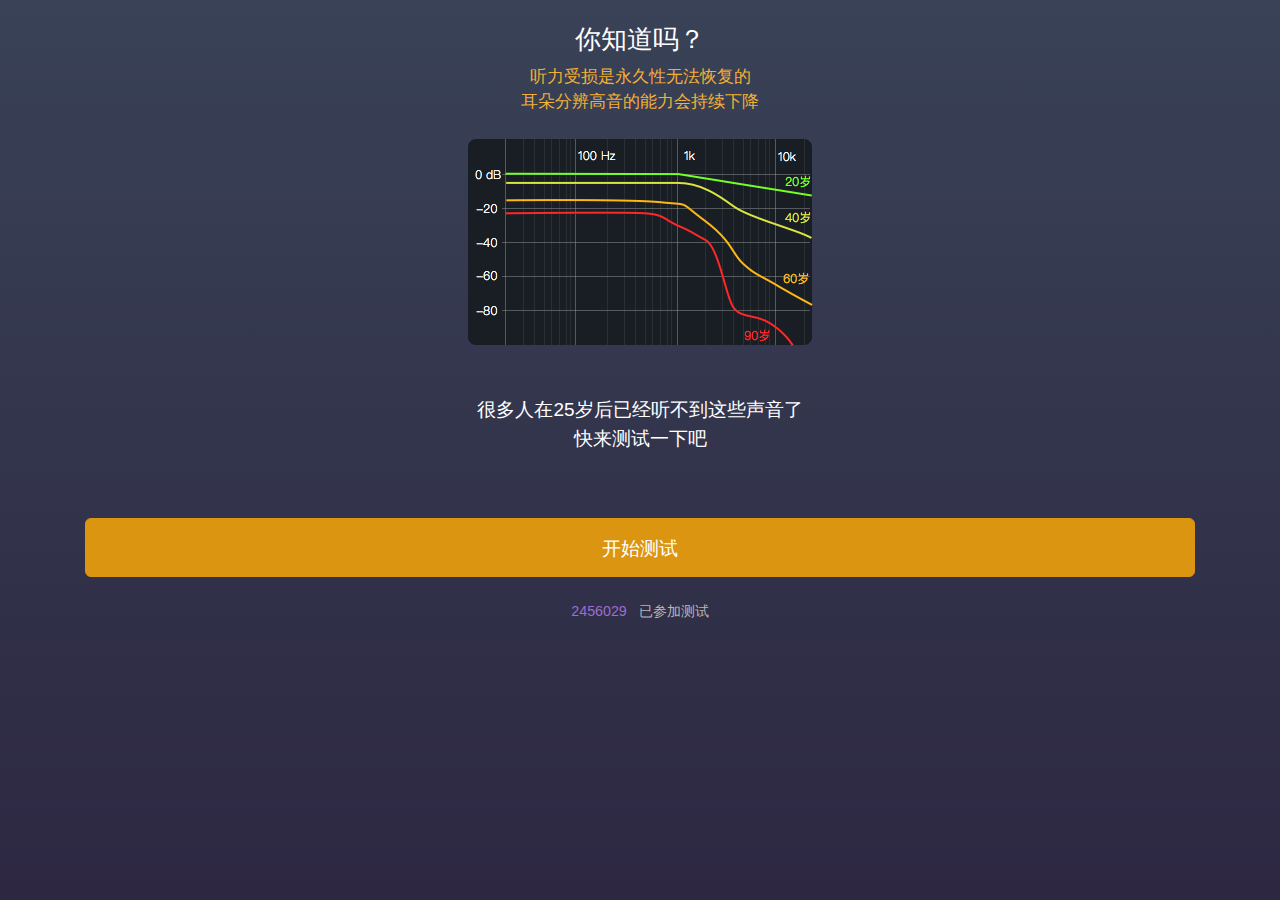
<file: index.html>
<!DOCTYPE html>
<html class="mobile">
<head>
    <meta http-equiv="Content-Type" content="text/html; charset=UTF-8">
    <title>据说25岁以上就听不到这些声音了，快来测试一下耳朵听力吧。 | 吉他大师</title>
    <script type="text/javascript" src="./js/f47a205ec3"></script>
    <script src="./js/nr-852.min.js"></script>
    <script async="" src="./js/analytics.js"></script>
    <script type="text/javascript">window.NREUM || (NREUM = {});
    NREUM.info = {
        "beacon": "bam.nr-data.net",
        "errorBeacon": "bam.nr-data.net",
        "licenseKey": "f47a205ec3",
        "applicationID": "12970677",
        "transactionName": "IFpYTEFeXA1VRBkSBwBdV0wcVlEMVUUZDQcCR19WVG5EBENCGRYKDEI=",
        "queueTime": 0,
        "applicationTime": 20,
        "agent": ""
    }</script>
    <script type="text/javascript">window.NREUM || (NREUM = {}), __nr_require = function (t, e, n) {
        function r(n) {
            if (!e[n]) {
                var o = e[n] = {exports: {}};
                t[n][0].call(o.exports, function (e) {
                    var o = t[n][1][e];
                    return r(o || e)
                }, o, o.exports)
            }
            return e[n].exports
        }

        if ("function" == typeof __nr_require)return __nr_require;
        for (var o = 0; o < n.length; o++)r(n[o]);
        return r
    }({
        QJf3ax: [function (t, e) {
            function n() {
            }

            function r(t) {
                function e(t) {
                    return t && t instanceof n ? t : t ? a(t, i, o) : o()
                }

                function c(n, r, o) {
                    t && t(n, r, o);
                    for (var i = e(o), a = f(n), c = a.length, u = 0; c > u; u++)a[u].apply(i, r);
                    return i
                }

                function u(t, e) {
                    p[t] = f(t).concat(e)
                }

                function f(t) {
                    return p[t] || []
                }

                function s() {
                    return r(c)
                }

                var p = {};
                return {on: u, emit: c, create: s, listeners: f, context: e, _events: p}
            }

            function o() {
                return new n
            }

            var i = "nr@context", a = t("gos");
            e.exports = r()
        }, {gos: "7eSDFh"}], ee: [function (t, e) {
            e.exports = t("QJf3ax")
        }, {}], 3: [function (t, e) {
            function n(t) {
                return function () {
                    r(t, [(new Date).getTime()].concat(i(arguments)))
                }
            }

            var r = t("handle"), o = t(1), i = t(2);
            "undefined" == typeof window.newrelic && (newrelic = window.NREUM);
            var a = ["setPageViewName", "addPageAction", "setCustomAttribute", "finished", "addToTrace", "inlineHit", "noticeError"];
            o(a, function (t, e) {
                window.NREUM[e] = n("api-" + e)
            }), e.exports = window.NREUM
        }, {1: 12, 2: 13, handle: "D5DuLP"}], gos: [function (t, e) {
            e.exports = t("7eSDFh")
        }, {}], "7eSDFh": [function (t, e) {
            function n(t, e, n) {
                if (r.call(t, e))return t[e];
                var o = n();
                if (Object.defineProperty && Object.keys)try {
                    return Object.defineProperty(t, e, {value: o, writable: !0, enumerable: !1}), o
                } catch (i) {
                }
                return t[e] = o, o
            }

            var r = Object.prototype.hasOwnProperty;
            e.exports = n
        }, {}], D5DuLP: [function (t, e) {
            function n(t, e, n) {
                return r.listeners(t).length ? r.emit(t, e, n) : void(r.q && (r.q[t] || (r.q[t] = []), r.q[t].push(e)))
            }

            var r = t("ee").create();
            e.exports = n, n.ee = r, r.q = {}
        }, {ee: "QJf3ax"}], handle: [function (t, e) {
            e.exports = t("D5DuLP")
        }, {}], XL7HBI: [function (t, e) {
            function n(t) {
                var e = typeof t;
                return !t || "object" !== e && "function" !== e ? -1 : t === window ? 0 : i(t, o, function () {
                    return r++
                })
            }

            var r = 1, o = "nr@id", i = t("gos");
            e.exports = n
        }, {gos: "7eSDFh"}], id: [function (t, e) {
            e.exports = t("XL7HBI")
        }, {}], G9z0Bl: [function (t, e) {
            function n() {
                if (!v++) {
                    var t = l.info = NREUM.info, e = f.getElementsByTagName("script")[0];
                    if (t && t.licenseKey && t.applicationID && e) {
                        c(p, function (e, n) {
                            t[e] || (t[e] = n)
                        });
                        var n = "https" === s.split(":")[0] || t.sslForHttp;
                        l.proto = n ? "https://" : "http://", a("mark", ["onload", i()]);
                        var r = f.createElement("script");
                        r.src = l.proto + t.agent, e.parentNode.insertBefore(r, e)
                    }
                }
            }

            function r() {
                "complete" === f.readyState && o()
            }

            function o() {
                a("mark", ["domContent", i()])
            }

            function i() {
                return (new Date).getTime()
            }

            var a = t("handle"), c = t(1), u = window, f = u.document;
            t(2);
            var s = ("" + location).split("?")[0], p = {
                beacon: "bam.nr-data.net",
                errorBeacon: "bam.nr-data.net",
                agent: "js-agent.newrelic.com/nr-852.min.js"
            }, d = window.XMLHttpRequest && XMLHttpRequest.prototype && XMLHttpRequest.prototype.addEventListener && !/CriOS/.test(navigator.userAgent), l = e.exports = {
                offset: i(),
                origin: s,
                features: {},
                xhrWrappable: d
            };
            f.addEventListener ? (f.addEventListener("DOMContentLoaded", o, !1), u.addEventListener("load", n, !1)) : (f.attachEvent("onreadystatechange", r), u.attachEvent("onload", n)), a("mark", ["firstbyte", i()]);
            var v = 0
        }, {1: 12, 2: 3, handle: "D5DuLP"}], loader: [function (t, e) {
            e.exports = t("G9z0Bl")
        }, {}], 12: [function (t, e) {
            function n(t, e) {
                var n = [], o = "", i = 0;
                for (o in t)r.call(t, o) && (n[i] = e(o, t[o]), i += 1);
                return n
            }

            var r = Object.prototype.hasOwnProperty;
            e.exports = n
        }, {}], 13: [function (t, e) {
            function n(t, e, n) {
                e || (e = 0), "undefined" == typeof n && (n = t ? t.length : 0);
                for (var r = -1, o = n - e || 0, i = Array(0 > o ? 0 : o); ++r < o;)i[r] = t[e + r];
                return i
            }

            e.exports = n
        }, {}]
    }, {}, ["G9z0Bl"]);</script>
    <meta content="width=device-width, minimum-scale=1, maximum-scale=1" name="viewport">
    <link rel="stylesheet" media="all"
          href="./css/application.css">
    <script src="./js/jweixin-1.1.0.js"></script>
    <script src="./js/application.js"></script>
    <script type="text/javascript">
        //<![CDATA[
        window.gon = {};
        gon.env = "production";
        gon.locale = "zh-CN";
        gon.inIOS = false;
        gon.inWechat = true;
        gon.withoutApp = true;
        gon.using_ios_comment = false;
        gon.pageId = "wechat-games-hearing_test-show";
        gon.controller = "hearing_test";
        gon.action = "show";
        gon.variant = ["phone"];
        gon.logined = true;
        gon.current_user = {"uuid": "e437f8c9af084bf3ad30affa0d652487"};
        gon.is_signed_in = true;
        gon.moment_title = "\u636e\u8bf425\u5c81\u4ee5\u4e0a\u5c31\u542c\u4e0d\u5230\u8fd9\u4e9b\u58f0\u97f3\u4e86\uff0c\u5feb\u6765\u6d4b\u8bd5\u4e00\u4e0b\u8033\u6735\u542c\u529b\u5427\u3002";
        gon.moment_uri = "https:\/\/jita.im\/wechat\/games\/hearing_test?inviter=e437f8c9af084bf3ad30affa0d652487";
        gon.moment_icon = "https:\/\/jita.im\/assets\/wechat\/games\/hearing_test\/ic_moments-bca2014996a990dc7cd1372963ff04f8aad3b5359d71cfefc95d071083709dcd.png";
        //]]>
    </script>
</head>
<body id="wechat-games-hearing_test-show" style="cursor: default;">
<div class="container">
    <div class="hide"><img
            src="./image/ic_moments.png"
            alt="Ic moments"></div>
    <div class="screen"><h1 class="title">你知道吗？</h1>
        <p class="ability-reduce">听力受损是永久性无法恢复的<br>耳朵分辨高音的能力会持续下降</p><img class="chart" width="345" height="207"
                                                                          alt="听力年龄分布图"
                                                                          data-at2x="./image/chart@2x.png"
                                                                          data-at3x="./image/chart@3x.png"
                                                                          src="./image/chart.png">
        <p class="come-on">很多人在25岁后已经听不到这些声音了<br>快来测试一下吧</p>
        <p class="arrow"><i class="icon-arrow"></i></p><a class="button"
                                                          href="play.html">开始测试</a>
        <p class="participant"><span class="count">2456029</span>已参加测试</p></div>
    <script>eum.config || (eum.config = {});
    eum.config.appid = "wx7fddbfc5de068648"
    eum.config.ts = "1454078269"
    eum.config.nonce = "w4HS+R4SQ/Ndv6bgVEyjQQ=="
    eum.config.signature = "5aee9d84aff4c92a7fa88531148e94bed0ac87f0"</script>
    <script>jQuery(function ($) {
        if ('function' !== typeof ga) return;
        ga('send', 'event', 'Game', 'ready', 'Hearing');
    });</script>
</div>
<script>(function (i, s, o, g, r, a, m) {
    i['GoogleAnalyticsObject'] = r;
    i[r] = i[r] || function () {
                (i[r].q = i[r].q || []).push(arguments)
            }, i[r].l = 1 * new Date();
    a = s.createElement(o),
            m = s.getElementsByTagName(o)[0];
    a.async = 1;
    a.src = g;
    m.parentNode.insertBefore(a, m)
})(window, document, 'script', '//www.google-analytics.com/analytics.js', 'ga');

(function () {
    var user = ("undefined" != typeof gon && gon.current_user) || ("undefined" != typeof cc && cc.current_user);
    if (user && user.uuid) {
        ga('create', "UA-52576863-15", {'userId': user.uuid});
    } else {
        ga('create', "UA-52576863-15", 'auto');
    }

    ga('send', 'pageview');

    ga(function (tracker) {
        document.cookie = "_ga_cid=" + tracker.get('clientId');
    });
})();</script>
</body>
</html>
</file>
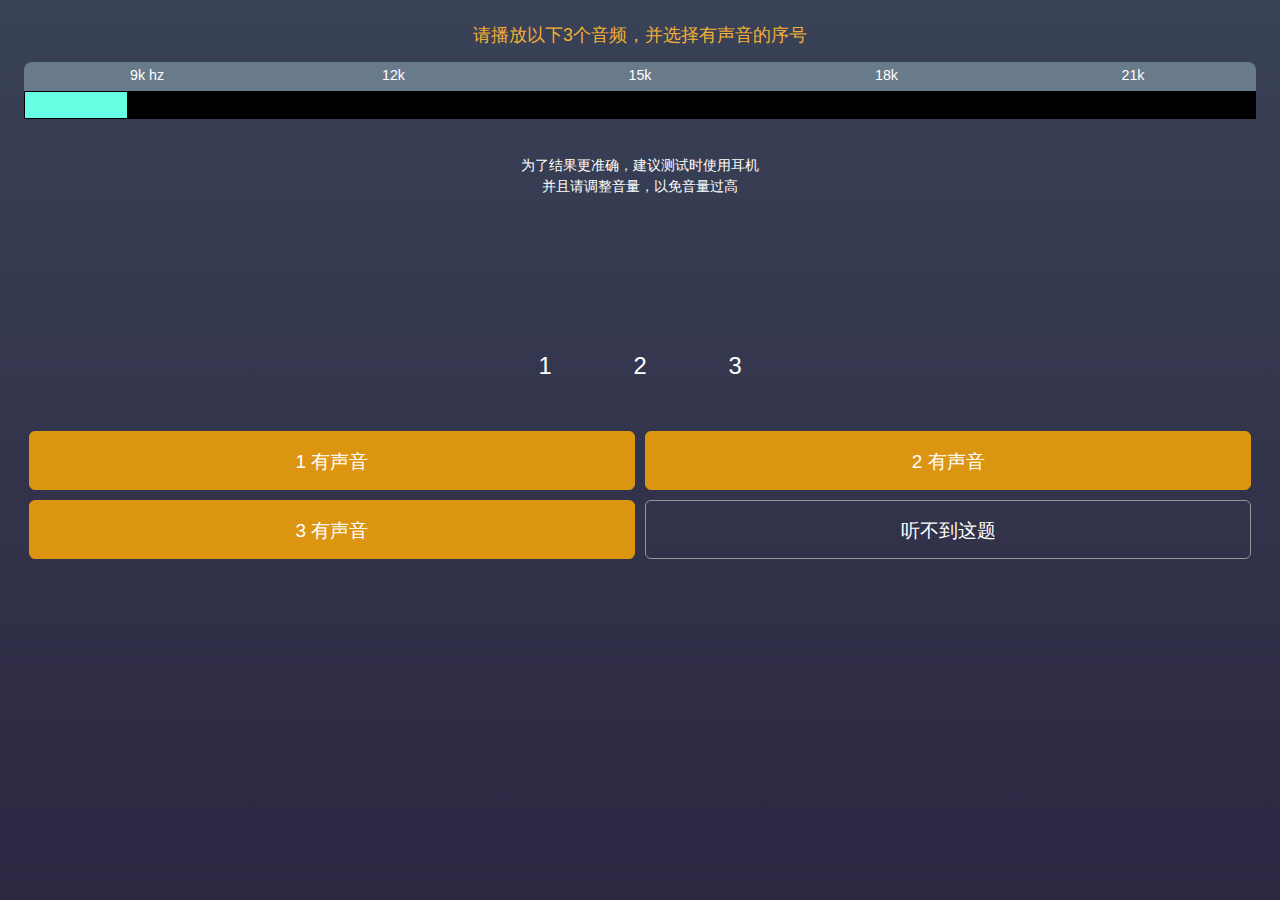
<file: play.html>
<!DOCTYPE html>
<!-- saved from url=(0046)https://jita.im/wechat/games/hearing_test/play -->
<html class="mobile">
<head>
    <meta http-equiv="Content-Type" content="text/html; charset=UTF-8">
    <title>据说25岁以上就听不到这些声音了，快来测试一下耳朵听力吧</title>
    <script type="text/javascript" src="./js/f47a205ec3"></script>
    <script src="./js/nr-852.min.js"></script>
    <script async="" src="./js/analytics.js"></script>
    <script type="text/javascript">window.NREUM || (NREUM = {});
    NREUM.info = {
        "beacon": "bam.nr-data.net",
        "errorBeacon": "bam.nr-data.net",
        "licenseKey": "f47a205ec3",
        "applicationID": "12970677",
        "transactionName": "IFpYTEFeXA1VRBkSBwBdV0wcVlEMVUUZDQcCR19WVG5EBENCGRUOAkw=",
        "queueTime": 0,
        "applicationTime": 20,
        "agent": ""
    }</script>
    <script type="text/javascript">window.NREUM || (NREUM = {}), __nr_require = function (t, e, n) {
        function r(n) {
            if (!e[n]) {
                var o = e[n] = {exports: {}};
                t[n][0].call(o.exports, function (e) {
                    var o = t[n][1][e];
                    return r(o || e)
                }, o, o.exports)
            }
            return e[n].exports
        }

        if ("function" == typeof __nr_require)return __nr_require;
        for (var o = 0; o < n.length; o++)r(n[o]);
        return r
    }({
        QJf3ax: [function (t, e) {
            function n() {
            }

            function r(t) {
                function e(t) {
                    return t && t instanceof n ? t : t ? a(t, i, o) : o()
                }

                function c(n, r, o) {
                    t && t(n, r, o);
                    for (var i = e(o), a = f(n), c = a.length, u = 0; c > u; u++)a[u].apply(i, r);
                    return i
                }

                function u(t, e) {
                    p[t] = f(t).concat(e)
                }

                function f(t) {
                    return p[t] || []
                }

                function s() {
                    return r(c)
                }

                var p = {};
                return {on: u, emit: c, create: s, listeners: f, context: e, _events: p}
            }

            function o() {
                return new n
            }

            var i = "nr@context", a = t("gos");
            e.exports = r()
        }, {gos: "7eSDFh"}], ee: [function (t, e) {
            e.exports = t("QJf3ax")
        }, {}], 3: [function (t, e) {
            function n(t) {
                return function () {
                    r(t, [(new Date).getTime()].concat(i(arguments)))
                }
            }

            var r = t("handle"), o = t(1), i = t(2);
            "undefined" == typeof window.newrelic && (newrelic = window.NREUM);
            var a = ["setPageViewName", "addPageAction", "setCustomAttribute", "finished", "addToTrace", "inlineHit", "noticeError"];
            o(a, function (t, e) {
                window.NREUM[e] = n("api-" + e)
            }), e.exports = window.NREUM
        }, {1: 12, 2: 13, handle: "D5DuLP"}], gos: [function (t, e) {
            e.exports = t("7eSDFh")
        }, {}], "7eSDFh": [function (t, e) {
            function n(t, e, n) {
                if (r.call(t, e))return t[e];
                var o = n();
                if (Object.defineProperty && Object.keys)try {
                    return Object.defineProperty(t, e, {value: o, writable: !0, enumerable: !1}), o
                } catch (i) {
                }
                return t[e] = o, o
            }

            var r = Object.prototype.hasOwnProperty;
            e.exports = n
        }, {}], D5DuLP: [function (t, e) {
            function n(t, e, n) {
                return r.listeners(t).length ? r.emit(t, e, n) : void(r.q && (r.q[t] || (r.q[t] = []), r.q[t].push(e)))
            }

            var r = t("ee").create();
            e.exports = n, n.ee = r, r.q = {}
        }, {ee: "QJf3ax"}], handle: [function (t, e) {
            e.exports = t("D5DuLP")
        }, {}], XL7HBI: [function (t, e) {
            function n(t) {
                var e = typeof t;
                return !t || "object" !== e && "function" !== e ? -1 : t === window ? 0 : i(t, o, function () {
                    return r++
                })
            }

            var r = 1, o = "nr@id", i = t("gos");
            e.exports = n
        }, {gos: "7eSDFh"}], id: [function (t, e) {
            e.exports = t("XL7HBI")
        }, {}], G9z0Bl: [function (t, e) {
            function n() {
                if (!v++) {
                    var t = l.info = NREUM.info, e = f.getElementsByTagName("script")[0];
                    if (t && t.licenseKey && t.applicationID && e) {
                        c(p, function (e, n) {
                            t[e] || (t[e] = n)
                        });
                        var n = "https" === s.split(":")[0] || t.sslForHttp;
                        l.proto = n ? "https://" : "http://", a("mark", ["onload", i()]);
                        var r = f.createElement("script");
                        r.src = l.proto + t.agent, e.parentNode.insertBefore(r, e)
                    }
                }
            }

            function r() {
                "complete" === f.readyState && o()
            }

            function o() {
                a("mark", ["domContent", i()])
            }

            function i() {
                return (new Date).getTime()
            }

            var a = t("handle"), c = t(1), u = window, f = u.document;
            t(2);
            var s = ("" + location).split("?")[0], p = {
                beacon: "bam.nr-data.net",
                errorBeacon: "bam.nr-data.net",
                agent: "js-agent.newrelic.com/nr-852.min.js"
            }, d = window.XMLHttpRequest && XMLHttpRequest.prototype && XMLHttpRequest.prototype.addEventListener && !/CriOS/.test(navigator.userAgent), l = e.exports = {
                offset: i(),
                origin: s,
                features: {},
                xhrWrappable: d
            };
            f.addEventListener ? (f.addEventListener("DOMContentLoaded", o, !1), u.addEventListener("load", n, !1)) : (f.attachEvent("onreadystatechange", r), u.attachEvent("onload", n)), a("mark", ["firstbyte", i()]);
            var v = 0
        }, {1: 12, 2: 3, handle: "D5DuLP"}], loader: [function (t, e) {
            e.exports = t("G9z0Bl")
        }, {}], 12: [function (t, e) {
            function n(t, e) {
                var n = [], o = "", i = 0;
                for (o in t)r.call(t, o) && (n[i] = e(o, t[o]), i += 1);
                return n
            }

            var r = Object.prototype.hasOwnProperty;
            e.exports = n
        }, {}], 13: [function (t, e) {
            function n(t, e, n) {
                e || (e = 0), "undefined" == typeof n && (n = t ? t.length : 0);
                for (var r = -1, o = n - e || 0, i = Array(0 > o ? 0 : o); ++r < o;)i[r] = t[e + r];
                return i
            }

            e.exports = n
        }, {}]
    }, {}, ["G9z0Bl"]);</script>
    <meta content="width=device-width, minimum-scale=1, maximum-scale=1" name="viewport">
    <link rel="stylesheet" media="all" href="./css/application.css">
    <script src="./js/jweixin-1.1.0.js"></script>
    <script src="./js/application.js"></script>
    <script type="text/javascript">
        //<![CDATA[
        window.gon = {};
        gon.env = "production";
        gon.locale = "zh-CN";
        gon.inIOS = false;
        gon.inWechat = true;
        gon.withoutApp = true;
        gon.using_ios_comment = false;
        gon.pageId = "wechat-games-hearing_test-play";
        gon.controller = "hearing_test";
        gon.action = "play";
        gon.variant = ["phone"];
        gon.logined = true;
        gon.current_user = {"uuid": "e437f8c9af084bf3ad30affa0d652487"};
        gon.is_signed_in = true;
        gon.moment_title = "\u636e\u8bf425\u5c81\u4ee5\u4e0a\u5c31\u542c\u4e0d\u5230\u8fd9\u4e9b\u58f0\u97f3\u4e86\uff0c\u5feb\u6765\u6d4b\u8bd5\u4e00\u4e0b\u8033\u6735\u542c\u529b\u5427\u3002";
        gon.moment_uri = "https:\/\/jita.im\/wechat\/games\/hearing_test?inviter=e437f8c9af084bf3ad30affa0d652487";
        gon.moment_icon = "http:\/\/c.dev\/listentest\/image\/ic_moments.png";
        gon.audioPathes = {
            "10000": "http:\/\/c.dev\/listentest\/voice\/10000.mp3",
            "11000": "http:\/\/c.dev\/listentest\/voice\/11000.mp3",
            "12000": "http:\/\/c.dev\/listentest\/voice\/12000.mp3",
            "13000": "http:\/\/c.dev\/listentest\/voice\/13000.mp3",
            "14000": "http:\/\/c.dev\/listentest\/voice\/14000.mp3",
            "14500": "http:\/\/c.dev\/listentest\/voice\/14500.mp3",
            "15000": "http:\/\/c.dev\/listentest\/voice\/15000.mp3",
            "15500": "http:\/\/c.dev\/listentest\/voice\/15500.mp3",
            "16000": "http:\/\/c.dev\/listentest\/voice\/16000.mp3",
            "16500": "http:\/\/c.dev\/listentest\/voice\/16500.mp3",
            "17000": "http:\/\/c.dev\/listentest\/voice\/17000.mp3",
            "17500": "http:\/\/c.dev\/listentest\/voice\/17500.mp3",
            "18000": "http:\/\/c.dev\/listentest\/voice\/18000.mp3",
            "18500": "http:\/\/c.dev\/listentest\/voice\/18500.mp3",
            "19000": "http:\/\/c.dev\/listentest\/voice\/19000.mp3",
            "19500": "http:\/\/c.dev\/listentest\/voice\/19500.mp3",
            "19750": "http:\/\/c.dev\/listentest\/voice\/19750.mp3",
            "20000": "http:\/\/c.dev\/listentest\/voice\/20000.mp3",
            "20250": "http:\/\/c.dev\/listentest\/voice\/20250.mp3",
            "20500": "http:\/\/c.dev\/listentest\/voice\/20500.mp3",
            "20750": "http:\/\/c.dev\/listentest\/voice\/20750.mp3",
            "21000": "http:\/\/c.dev\/listentest\/voice\/21000.mp3"
        };
        //]]>
    </script>
</head>
<body id="wechat-games-hearing_test-play" style="cursor: default;">
<div class="container">
    <div class="hide"><img
            src="./image/ic_moments.png"
            alt="Ic moments"></div>
    <div class="screen"><h2 class="title">请播放以下3个音频，并选择有声音的序号</h2>
        <div class="frequency">
            <div class="hd"><span class="f-9">9k hz</span><span class="f-12">12k</span><span
                    class="f-15">15k</span><span class="f-18">18k</span><span class="f-21">21k</span></div>
            <div class="bd">
                <div class="bar" style="width: 8.33%;"></div>
            </div>
        </div>
        <p class="advice">为了结果更准确，建议测试时使用耳机<br>并且请调整音量，以免音量过高</p>
        <div class="play-buttons play-buttons-3"><a class="play-button" data-index="0" href="javascript:;"><span
                class="btn">播放</span><span class="order">1</span></a><a class="play-button" data-index="1"
                                                                        href="javascript:;"><span
                class="btn">播放</span><span class="order">2</span></a><a class="play-button" data-index="2"
                                                                        href="javascript:;"><span
                class="btn">播放</span><span class="order">3</span></a></div>
        <ul class="choices choices-3" data-url="testDone.php">
            <li><a class="button" data-index="0" href="javascript:;">1 有声音</a></li>
            <li><a class="button" data-index="1" href="javascript:;">2 有声音</a></li>
            <li><a class="button" data-index="2" href="javascript:;">3 有声音</a></li>
            <li><a class="button button-inverse" data-index="-1" href="javascript:;">听不到这题</a></li>
        </ul>
        <audio id="audio"
               src="voice/10000.mp3"
               __idm_id__="572417"></audio>
        <p class="debug"></p></div>
    <script>eum.config || (eum.config = {});
    eum.config.appid = "wx7fddbfc5de068648"
    eum.config.ts = "1454077392"
    eum.config.nonce = "JiskQqwgnqBkIam9GwYkWA=="
    eum.config.signature = "9d8b978519da42db5d83671135c7876a8c2796ff"</script>
    <script>jQuery(function ($) {
        if ('function' !== typeof ga) return;
        ga('send', 'event', 'Game', 'play', 'Hearing');
    });</script>
</div>http
<script>(function (i, s, o, g, r, a, m) {
    i['GoogleAnalyticsObject'] = r;
    i[r] = i[r] || function () {
                (i[r].q = i[r].q || []).push(arguments)
            }, i[r].l = 1 * new Date();
    a = s.createElement(o),
            m = s.getElementsByTagName(o)[0];
    a.async = 1;
    a.src = g;
    m.parentNode.insertBefore(a, m)
})(window, document, 'script', '//www.google-analytics.com/analytics.js', 'ga');

(function () {
    var user = ("undefined" != typeof gon && gon.current_user) || ("undefined" != typeof cc && cc.current_user);
    if (user && user.uuid) {
        ga('create', "UA-52576863-15", {'userId': user.uuid});
    } else {
        ga('create', "UA-52576863-15", 'auto');
    }

    ga('send', 'pageview');

    ga(function (tracker) {
        document.cookie = "_ga_cid=" + tracker.get('clientId');
    });
})();</script>
</body>
</html>
</file>
<file: css/application.css>
﻿html,body,div,span,applet,object,iframe,h1,h2,h3,h4,h5,h6,p,blockquote,pre,a,abbr,acronym,address,big,cite,code,del,dfn,em,img,ins,kbd,q,s,samp,small,strike,strong,sub,sup,tt,var,b,u,i,center,dl,dt,dd,ol,ul,li,fieldset,form,label,legend,table,caption,tbody,tfoot,thead,tr,th,td,article,aside,canvas,details,embed,figure,figcaption,footer,header,hgroup,menu,nav,output,ruby,section,summary,time,mark,audio,video{margin:0;padding:0;border:0;font-size:100%;font:inherit;vertical-align:baseline}article,aside,details,figcaption,figure,footer,header,hgroup,menu,nav,section{display:block}body{line-height:1}ol,ul{list-style:none}blockquote,q{quotes:none}blockquote:before,blockquote:after,q:before,q:after{content:'';content:none}table{border-collapse:collapse;border-spacing:0}*{-webkit-box-sizing:border-box;-moz-box-sizing:border-box;box-sizing:border-box}article,aside,details,figcaption,figure,footer,header,hgroup,nav,section,summary{display:block}audio,canvas,video{display:inline-block;*display:inline;*zoom:1}audio:not([controls]){display:none}[hidden]{display:none}[type="submit"],[type="button"]{background:none;border:0;color:inherit;font:inherit;line-height:normal;overflow:visible;padding:0;-webkit-appearance:button;-webkit-user-select:none;-moz-user-select:none;-ms-user-select:none}input::-moz-focus-inner,button::-moz-focus-inner{border:0;padding:0}.hide{display:none}.clearfix:before,.clearfix:after{content:"";display:table}.clearfix:after{clear:both}.clearfix{zoom:1}html{font-family:"PingFang SC", "Lucida Grande", "Helvetica Neue", Helvetica, Arial}html.web .container{width:23.4375rem;height:39.1875rem;margin:-19.59375rem 0 0 -11.71875rem;position:absolute;top:50%;left:50%;border:1px solid #ccc;overflow:auto}html.mobile{font-size:19px;height:100%}html.mobile body{height:100%}html.mobile .container{height:100%;overflow:auto}html .screen{min-height:100%;padding:0 1.25rem 1.25rem;background-color:#3C4359;background-image:-webkit-linear-gradient(#394257, #2D2742);background-image:linear-gradient(#394257, #2D2742)}body{font-weight:300;font-size:100%;color:#fff;text-align:center}h1{font-size:1.375rem;font-weight:500;margin:0 0 0.5em 0}h2{font-size:1.125rem;font-weight:500;color:#F3B034;margin:0 0 1em 0}a{color:#1f94ff}em{color:#F3B034;font-weight:inherit}p{line-height:1.5}img{max-width:100%;height:auto}.on-pc .come-on{margin:0.0625rem 0 0 0 !important}.on-pc .button{height:160px !important;line-height:100% !important}.on-pc .button img{margin-top:14px}.arrow{padding:0.625rem 0}.arrow .icon-arrow{display:inline-block;width:14px;height:12px;background-image:url(https://jita.im/assets/wechat/games/hearing_test/icon-angle-double-arrow-7b5c958bbea10cc01e0ed484507ddd9f33fe74d1d3e11d4705b61a2b462d24bc.png);position:relative;-webkit-animation:floatArrow 1s ease-out;-moz-animation:floatArrow 1s ease-out;animation:floatArrow 1s ease-out;-webkit-animation-iteration-count:infinite;-moz-animation-iteration-count:infinite;animation-iteration-count:infinite}@media only screen and (-webkit-min-device-pixel-ratio: 1.3), only screen and (min--moz-device-pixel-ratio: 1.3), only screen and (-o-min-device-pixel-ratio: 1.3 / 1), only screen and (min-resolution: 125dpi), only screen and (min-resolution: 1.3dppx){.arrow .icon-arrow{background-image:url(https://jita.im/assets/wechat/games/hearing_test/icon-angle-double-arrow@2x-09843ca57d20af7a4f42c8416a5ad1c735cf6eb61349c012d6700ab618ff8ab5.png);background-size:14px 12px}}.avatar{border:1px solid #979797;border-radius:50%;width:3.125rem;height:3.125rem}.button{text-decoration:none;height:3.125rem;line-height:3.125rem;margin:0;background:none;display:inline-block;color:#fff;border-radius:0.3125rem;padding:0 1.25rem;font-size:1rem;width:90%;background:#DC9511;border:1px solid #DC9511}.button.disabled{background:#656565;border-color:#656565}.button:visited,.button:active,.button:hover{color:#fff}.button:active{position:relative;top:0.0625rem}.button:focus{outline:none}.button.button-inverse{background-color:transparent;border-color:#979797}#wechat-games-hearing_test-show .title{padding-top:1em}#wechat-games-hearing_test-show .ability-reduce{color:#F3B034;font-size:0.875rem}#wechat-games-hearing_test-show .chart{margin:1.25rem 0 0 0}#wechat-games-hearing_test-show .come-on{margin:2.5rem 0 0 0}#wechat-games-hearing_test-show .arrow{margin:0.3125rem 0}#wechat-games-hearing_test-show .participant{margin:1.25rem 0 0 0;font-size:0.75rem;color:#b7b7b7}#wechat-games-hearing_test-show .participant .count{color:#9F6CCF;margin-right:0.625rem}#wechat-games-hearing_test-play .title{padding-top:1.5em;font-size:0.9375rem}#wechat-games-hearing_test-play .frequency .hd{background-color:#697A8B;height:1.5rem;border-radius:8px 8px 0 0}#wechat-games-hearing_test-play .frequency .hd>span{font-size:0.75rem;display:inline-block;width:20%;vertical-align:text-bottom}#wechat-games-hearing_test-play .frequency .bd{background-color:#000;height:1.5rem;padding:1px}#wechat-games-hearing_test-play .frequency .bar{height:1.375rem;width:0%;background-color:#66FFE3;-webkit-transition:width 300ms ease;-moz-transition:width 300ms ease;transition:width 300ms ease}#wechat-games-hearing_test-play .advice{font-size:0.75rem;margin:1.875rem 0 0 0}#wechat-games-hearing_test-play .play-buttons{margin-top:2.5rem}#wechat-games-hearing_test-play .play-buttons .play-button{display:inline-block;text-decoration:none;color:#fff}#wechat-games-hearing_test-play .play-buttons .btn{display:inline-block;text-indent:-99999px;margin-bottom:1.25rem;background-repeat:no-repeat;-webkit-transition:-webkit-transform 0.6s;-moz-transition:-moz-transform 0.6s;transition:transform 0.6s}#wechat-games-hearing_test-play .play-buttons .btn.flip{-webkit-transform-style:preserve-3d;-moz-transform-style:preserve-3d;-ms-transform-style:preserve-3d;-o-transform-style:preserve-3d;transform-style:preserve-3d;-webkit-transform:rotateY(-180deg);-moz-transform:rotateY(-180deg);-ms-transform:rotateY(-180deg);-o-transform:rotateY(-180deg);transform:rotateY(-180deg);backface-visibility:visible;opacity:0.3}#wechat-games-hearing_test-play .play-buttons .order{font-size:1.25rem;font-weight:500}#wechat-games-hearing_test-play .play-buttons-3 .play-button{width:4.375rem;margin:0 0.3125rem}#wechat-games-hearing_test-play .play-buttons-3 .play-button .btn{width:4.4375rem;height:4.5rem;background-image:url(https://jita.im/assets/wechat/games/hearing_test/play-def73c53c142b7097dbe4e033028f5b6071dfc13b62648f95b24920f04dad750.png)}@media only screen and (-webkit-min-device-pixel-ratio: 1.3), only screen and (min--moz-device-pixel-ratio: 1.3), only screen and (-o-min-device-pixel-ratio: 1.3 / 1), only screen and (min-resolution: 125dpi), only screen and (min-resolution: 1.3dppx){#wechat-games-hearing_test-play .play-buttons-3 .play-button .btn{background-image:url(https://jita.im/assets/wechat/games/hearing_test/play@2x-308d4ab33cf072ab08465e0b6651526d0fc448d59ad45414e4ad051ff19144dc.png);background-size:4.375rem 4.4375rem}}#wechat-games-hearing_test-play .play-buttons-3 .playing .btn{background-image:url(https://jita.im/assets/wechat/games/hearing_test/pause-df06a159eb781f1b4d5f64d9b2fcec1d5df364aa22eaae0b54f9f4e9950e2d0d.png)}@media only screen and (-webkit-min-device-pixel-ratio: 1.3), only screen and (min--moz-device-pixel-ratio: 1.3), only screen and (-o-min-device-pixel-ratio: 1.3 / 1), only screen and (min-resolution: 125dpi), only screen and (min-resolution: 1.3dppx){#wechat-games-hearing_test-play .play-buttons-3 .playing .btn{background-image:url(https://jita.im/assets/wechat/games/hearing_test/pause@2x-3af5963ae11669013359fab6fa1d7576d69978a62595543707f2d9cc9e995d96.png);background-size:4.375rem 4.4375rem}}#wechat-games-hearing_test-play .choices-3{margin-top:2.5rem;overflow:hidden}#wechat-games-hearing_test-play .choices-3 li{float:left;width:50%;padding:5px;box-sizing:border-box}#wechat-games-hearing_test-play .choices-3 li .button{width:100%}#wechat-games-hearing_test-play audio{display:none !important}#wechat-games-hearing_test-play .debug{position:absolute;right:0;bottom:0}#wechat-games-hearing_test-done .result{padding-top:1.25rem;line-height:1.5}#wechat-games-hearing_test-done .result dt{display:block;margin:0;padding:0;font-size:0.875rem;color:#64A5F4}#wechat-games-hearing_test-done .result dd{display:block;margin:0;padding:0;font-size:1.625rem;color:#F9FF00}#wechat-games-hearing_test-done .result dd.mp3{font-size:1.25rem}#wechat-games-hearing_test-done .comparison{margin-top:1.875rem;position:relative}#wechat-games-hearing_test-done .comparison .comparison-content{width:100%;top:45px;left:0;font-size:18px}#wechat-games-hearing_test-done .comparison .percentage{margin:1.25rem 0.625rem 0.625rem;font-size:60px;color:#82e938}#wechat-games-hearing_test-done .comparison .desc{font-size:14px}#wechat-games-hearing_test-done .comparison #bar{margin:20px auto 0;width:100%;height:16px;background:#5e6070;border-radius:8px}#wechat-games-hearing_test-done .comparison #bar .filled{width:0;height:16px;border-radius:8px;background:#82e938}#wechat-games-hearing_test-done .conclusion{margin-top:2.5rem;font-size:0.875rem}#wechat-games-hearing_test-done .button{margin-top:2.5rem}#wechat-games-hearing_test-done .mask{display:none;position:absolute;top:0;bottom:0;left:0;right:0;background-color:rgba(0,0,0,0.67)}#wechat-games-hearing_test-done .mask img{float:right;margin:1.25rem 2.5rem}#wechat-games-hearing_test-done .mask p{width:80%;margin:0 auto;font-size:1.25rem;clear:both}#wechat-games-hearing_test-done .mask .button{width:auto;padding:0 2.5rem}#wechat-games-hearing_test-done .app_banner{display:block}#wechat-games-hearing_test-done .app_banner img{float:none;margin:0;width:100%}#wechat-games-hearing_test-done .mask .app_banner{position:fixed;bottom:0}#wechat-games-hearing_test-report .screen{min-height:auto}#wechat-games-hearing_test-report .pk{padding:1.25rem 0 1.875rem}#wechat-games-hearing_test-report .pk .fighter{display:inline-block;vertical-align:middle}#wechat-games-hearing_test-report .pk .fighter .name{width:100%;display:inline-block;font-size:14px;display:inline-block;max-width:40%;overflow:hidden;text-overflow:ellipsis;white-space:nowrap;word-wrap:normal}#wechat-games-hearing_test-report .pk .fighter .avatar-wrapper{margin-bottom:8px;display:inline-block;position:relative}#wechat-games-hearing_test-report .pk .fighter img{vertical-align:middle}#wechat-games-hearing_test-report .pk .fighter.winner .avatar-wrapper:after{font-size:0.875rem;padding:0.25rem 0.375rem;content:'胜';position:absolute;top:-0.375rem;right:-0.375rem;background-color:#FF4A45;border-radius:4px}#wechat-games-hearing_test-report .pk .separator{color:#787878;width:10%;font-size:0.875rem;display:inline-block;vertical-align:middle}#wechat-games-hearing_test-report .board{border-radius:9px;background-color:#202020;box-shadow:0 0 4px rgba(0,0,0,0.5);margin-bottom:-3.125rem;position:relative;z-index:99;text-align:left}#wechat-games-hearing_test-report .board li{height:3.75rem;line-height:3.75rem;border-bottom:1px solid #444;list-style:none;padding:0 1.25rem}#wechat-games-hearing_test-report .board .icon{float:right}#wechat-games-hearing_test-report .board .icon-check{display:inline-block;width:16px;height:12px;background-image:url(https://jita.im/assets/wechat/games/hearing_test/icon-check-c2fafb3c9154da6c5640f0250913223542dec998a7f6131282af714d3561755a.png)}@media only screen and (-webkit-min-device-pixel-ratio: 1.3), only screen and (min--moz-device-pixel-ratio: 1.3), only screen and (-o-min-device-pixel-ratio: 1.3 / 1), only screen and (min-resolution: 125dpi), only screen and (min-resolution: 1.3dppx){#wechat-games-hearing_test-report .board .icon-check{background-image:url(https://jita.im/assets/wechat/games/hearing_test/icon-check@2x-49b03a05a086512e41eb940296bf9ebb301ef3c8dfd78719c65475ba023e6723.png);background-size:16px 12px}}#wechat-games-hearing_test-report .board .icon-close{display:inline-block;width:14px;height:13px;background-image:url(https://jita.im/assets/wechat/games/hearing_test/icon-close-e4da6f55f6a361dff4f2e6ca3b6dad8b265685c7fdd48c6814acb53924a5a77e.png)}@media only screen and (-webkit-min-device-pixel-ratio: 1.3), only screen and (min--moz-device-pixel-ratio: 1.3), only screen and (-o-min-device-pixel-ratio: 1.3 / 1), only screen and (min-resolution: 125dpi), only screen and (min-resolution: 1.3dppx){#wechat-games-hearing_test-report .board .icon-close{background-image:url(https://jita.im/assets/wechat/games/hearing_test/icon-close@2x-7679ef48b1261712fd2c096843c8501bd682e97a9b47207f8f317e8c6b8ee8a3.png);background-size:14px 13px}}#wechat-games-hearing_test-report .screen.screen-wechat{background:#ddd;padding:3.125rem 0 1.25rem;color:#222}#wechat-games-hearing_test-report .screen.screen-wechat em{color:#EA932A;margin:0 0.3125rem}#wechat-games-hearing_test-report .screen.screen-wechat .qrcode{margin-top:1.25rem}#wechat-games-hearing_test-report .screen.screen-wechat .qrcode img{height:9.625rem;width:9.625rem}#wechat-games-hearing_test-report .screen.screen-wechat .qrcode .press-extract-qrcode{margin-top:0.625rem}#wechat-games-hearing_test-report .screen.screen-wechat .examples{margin-top:2.5rem;font-size:0.875rem;line-height:1.5}#wechat-games-hearing_test-report .screen.screen-wechat .or{color:#787878;margin-top:2.5rem}#wechat-games-hearing_test-report .screen.screen-wechat .keywords{color:#787878;line-height:1.5;width:80%;margin:0.625rem auto 0}#wechat-games-hearing_test-report .screen.screen-wechat .button{margin-top:1.25rem}#wechat-games-hearing_test-share textarea{display:block;width:100%;padding:10px;line-height:1.5;font-size:1rem}.page-error{padding:60px 20px 20px;color:#999}.page-error h1{margin:1em auto 0.5em}@media only screen and (max-device-height: 667px){html.mobile{font-size:17px}}@media only screen and (max-device-height: 568px){html.mobile{font-size:15px}}@media only screen and (max-device-height: 481px){html.mobile{font-size:12px}}@-webkit-keyframes floatArrow{0%{top:-0.1875rem}50%{top:0.1875rem}100%{top:-0.1875rem}}@-moz-keyframes floatArrow{0%{top:-0.1875rem}50%{top:0.1875rem}100%{top:-0.1875rem}}@keyframes floatArrow{0%{top:-0.1875rem}50%{top:0.1875rem}100%{top:-0.1875rem}}#console{text-align:left}
</file>
